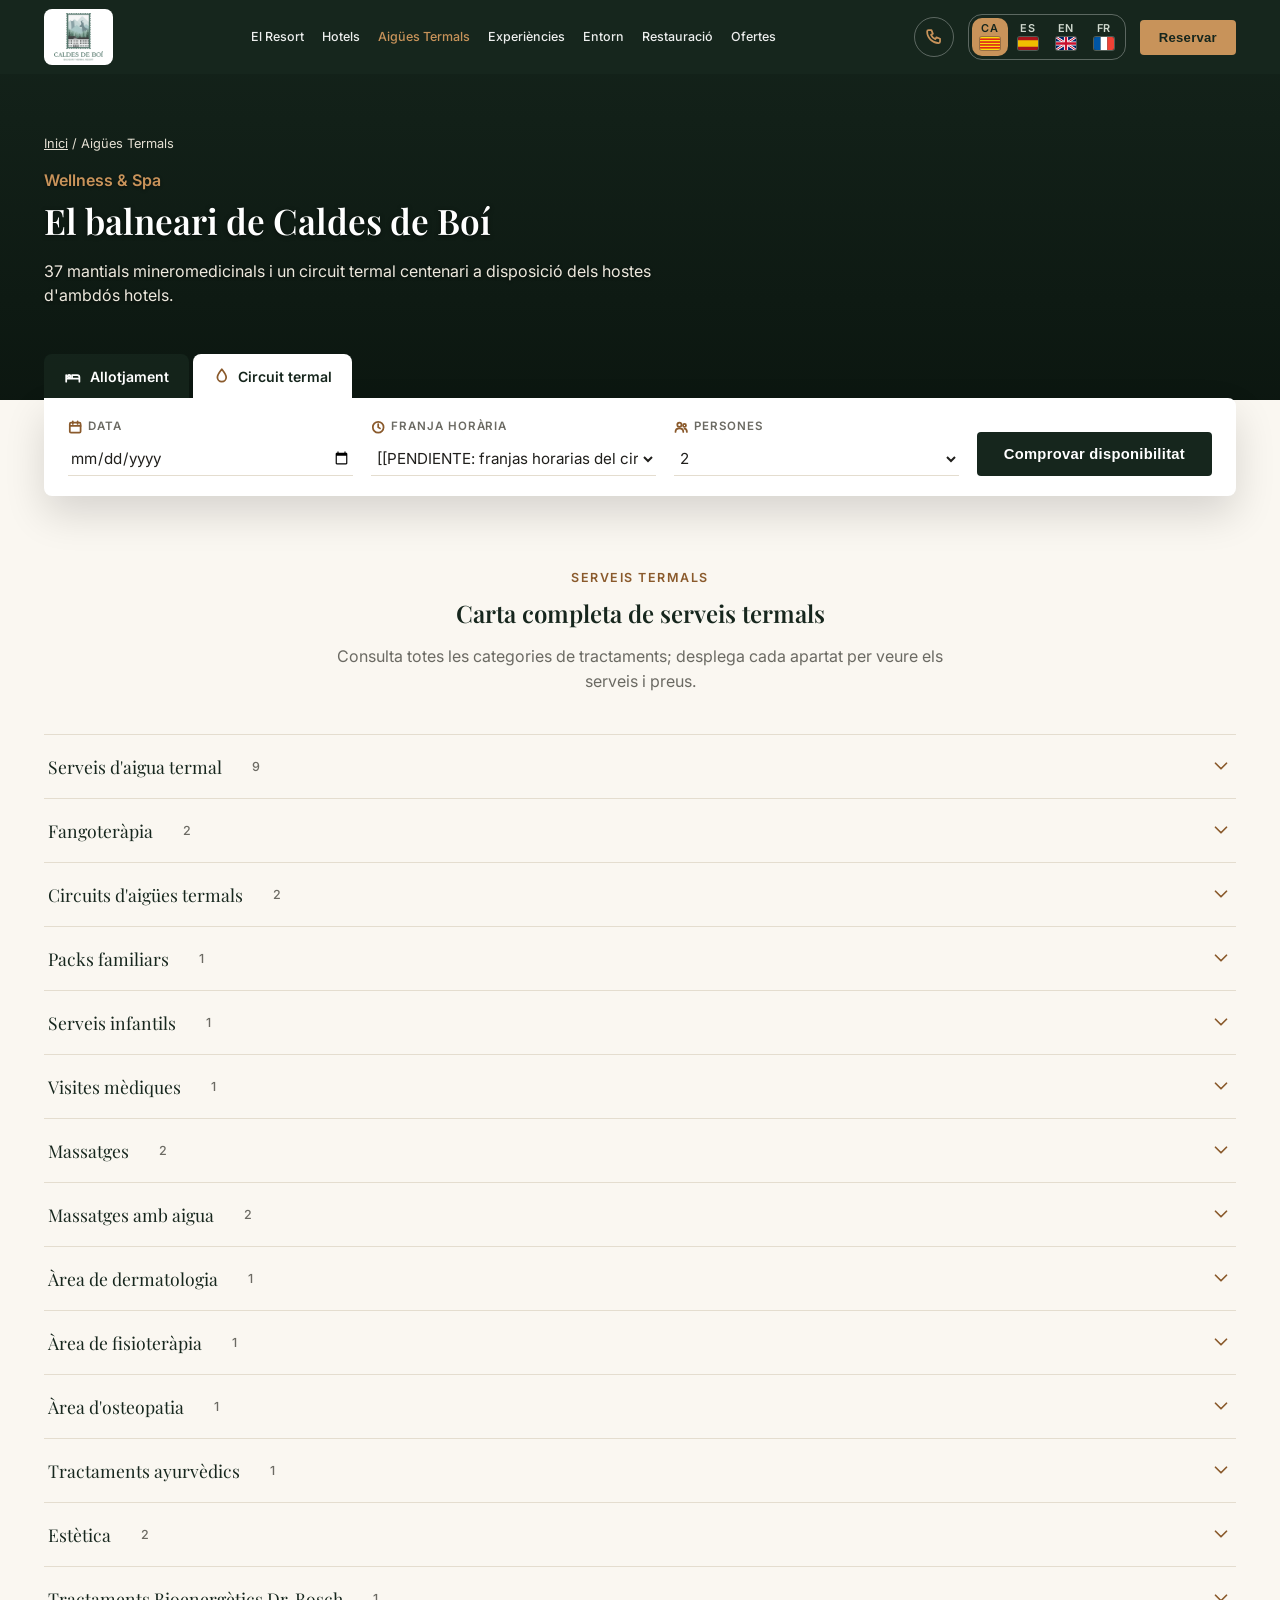
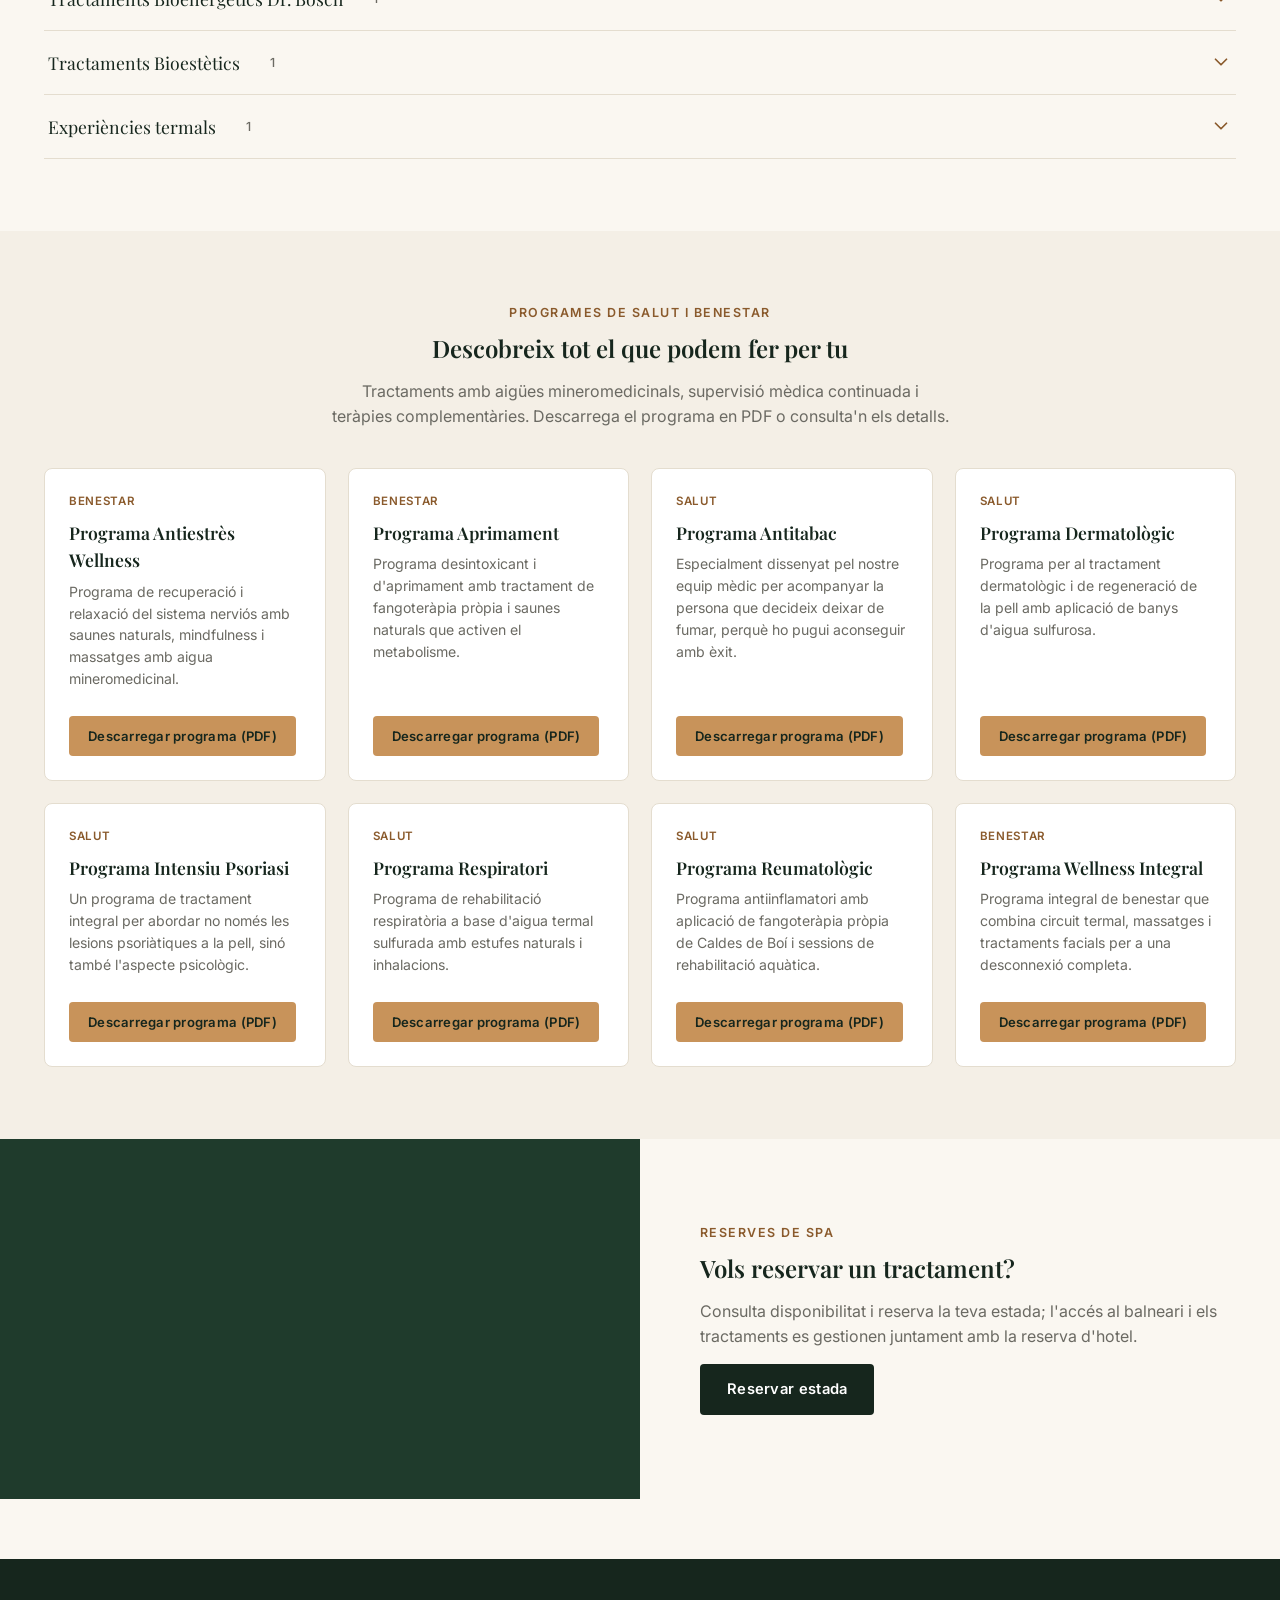
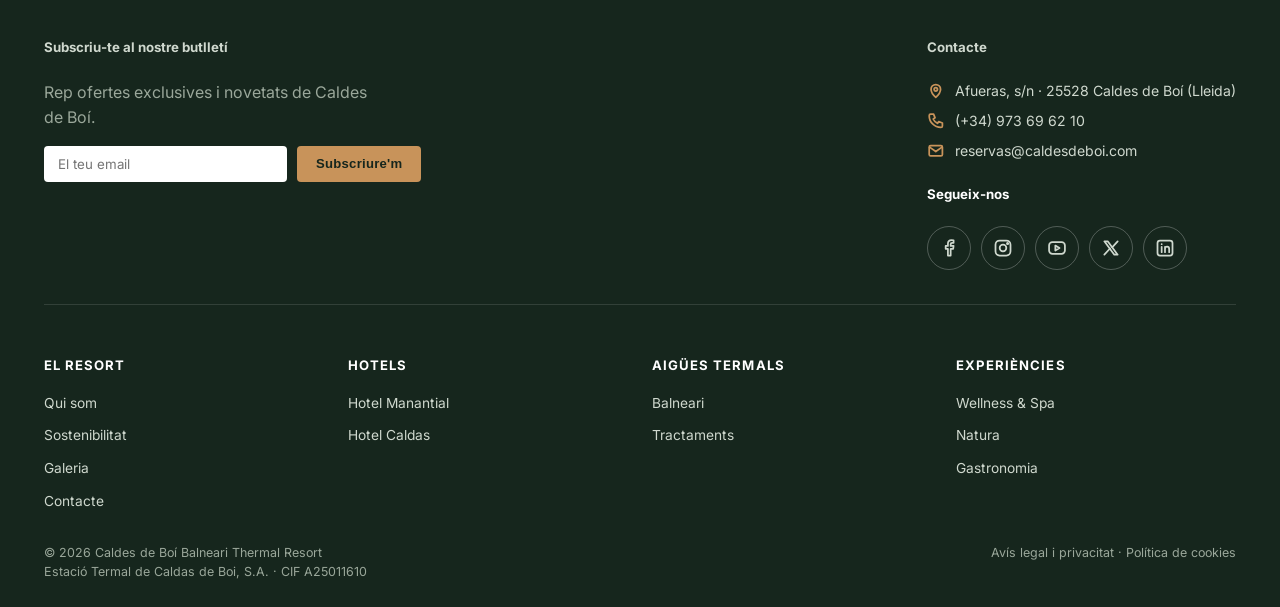
<file: balneario.html>
<!DOCTYPE html>
<html lang="ca">
<head>
<meta charset="UTF-8" />
<meta name="viewport" content="width=device-width, initial-scale=1.0" />
<title>Balneari · Caldes de Boí</title>
<meta name="description" content="Carta de serveis termals i programes de salut i benestar del balneari de Caldes de Boí. Descarrega els programes en PDF." data-i18n-content="meta_desc_balneario" />
<!-- [[PENDIENTE: dominio definitivo]] — canonical, og:url y og:image apuntan hoy a GitHub Pages -->
<link rel="canonical" href="https://robsmm8.github.io/caldes-de-boi-web/balneario.html" />
<link rel="icon" type="image/png" sizes="48x48" href="assets/img/favicon-48.png" />
<link rel="apple-touch-icon" href="assets/img/apple-touch-icon.png" />
<meta property="og:type" content="website" />
<meta property="og:site_name" content="Caldes de Boí Balneari Thermal Resort" />
<meta property="og:locale" content="ca_ES" />
<meta property="og:title" content="Balneari · Caldes de Boí" />
<meta property="og:description" content="Carta de serveis termals i programes de salut i benestar del balneari de Caldes de Boí. Descarrega els programes en PDF." data-i18n-content="meta_desc_balneario" />
<meta property="og:url" content="https://robsmm8.github.io/caldes-de-boi-web/balneario.html" />
<meta property="og:image" content="https://robsmm8.github.io/caldes-de-boi-web/assets/img/hero-manantial-aerea.jpg" />
<meta name="twitter:card" content="summary_large_image" />
<link rel="preconnect" href="https://fonts.googleapis.com" />
<link rel="preconnect" href="https://fonts.gstatic.com" crossorigin />
<link rel="stylesheet" href="https://fonts.googleapis.com/css2?family=Playfair+Display:wght@500;600;700&family=Inter:wght@400;500;600&display=swap" />
<link rel="stylesheet" href="css/style.css" />
</head>
<body data-page="balneario">

<a href="#main" class="skip-link" data-i18n="skip_link">Saltar al contingut</a>

<noscript><p class="noscript-msg">Aquesta web necessita JavaScript per mostrar el contingut (cercador, idiomes, cartes). Activa'l al teu navegador per continuar.</p></noscript>

<header class="site-header" id="site-header"></header>

<main id="main">

<section class="hero page-hero hero-fallback" data-img-key="spaBanner">
  <div class="container hero-inner">
    <div class="breadcrumb"><a href="index.html" data-i18n="breadcrumb_inicio">Inici</a> / <span data-i18n="nav_termal">Aigües Termals</span></div>
    <span class="lede" data-i18n="balneario_hero_lede">Wellness &amp; Spa</span>
    <h1 data-i18n="balneario_hero_title">El balneari de Caldes de Boí</h1>
    <p class="desc" data-i18n="balneario_hero_desc">37 mantials mineromedicinals i un circuit termal centenari a disposició dels hostes d'ambdós hotels.</p>
  </div>
</section>

<div class="booking-panel container" id="reservar" data-booking-widget data-mode="spa"></div>

<section class="section" id="servicios">
  <div class="container">
    <div class="section-head">
      <span class="eyebrow" data-i18n="balneario_servicios_eyebrow">Serveis termals</span>
      <h2 data-i18n="balneario_servicios_title">Carta completa de serveis termals</h2>
      <p data-i18n="balneario_servicios_desc">Consulta totes les categories de tractaments; desplega cada apartat per veure els serveis i preus.</p>
    </div>
    <div class="spa-accordion" id="spa-accordion"></div>
  </div>
</section>

<section class="section section-alt" id="programas">
  <div class="container">
    <div class="section-head">
      <span class="eyebrow" data-i18n="balneario_programas_eyebrow">Programes de salut i benestar</span>
      <h2 data-i18n="balneario_programas_title">Descobreix tot el que podem fer per tu</h2>
      <p data-i18n="balneario_programas_desc">Tractaments amb aigües mineromedicinals, supervisió mèdica continuada i teràpies complementàries. Descarrega el programa en PDF o consulta'n els detalls.</p>
    </div>
    <div class="programs-grid" id="programs-grid"></div>
  </div>
</section>

<section class="split-banner light">
  <div class="img" data-img-key="spaInterior"></div>
  <div class="copy">
    <span class="eyebrow" data-i18n="balneario_reserva_eyebrow">Reserves de spa</span>
    <h2 data-i18n="balneario_reserva_title">Vols reservar un tractament?</h2>
    <p data-i18n="balneario_reserva_desc">Consulta disponibilitat i reserva la teva estada; l'accés al balneari i els tractaments es gestionen juntament amb la reserva d'hotel.</p>
    <a href="index.html#hoteles" class="btn btn-dark btn-start" data-i18n="btn_reservar_estancia">Reservar estada</a>
  </div>
</section>

</main>

<footer class="site-footer" id="site-footer"></footer>

<script src="js/config.js"></script>
<script src="js/i18n.js"></script>
<script src="js/icons.js"></script>
<script src="js/booking-widget.js"></script>
<script src="js/guest-picker.js"></script>
<script src="js/main.js"></script>
<script>
  function renderSpaAccordion() {
    const t = UI_STRINGS[getLang()] || UI_STRINGS.ca;
    const accordion = document.getElementById("spa-accordion");
    // Conserva qué paneles estaban abiertos al volver a pintar (p. ej. tras
    // cambiar de idioma), para no cerrarlos de golpe.
    const openSlugs = new Set(
      [...accordion.querySelectorAll(".spa-accordion-item.open")].map((el) => el.dataset.slug)
    );
    accordion.innerHTML = SPA_CATEGORIES.map((cat) => `
      <div class="spa-accordion-item${openSlugs.has(cat.slug) ? " open" : ""}" data-slug="${cat.slug}">
        <button type="button" class="spa-accordion-header" aria-expanded="${openSlugs.has(cat.slug)}" aria-controls="panel-${cat.slug}">
          <span>${tr(cat.name)}</span>
          <span class="count">${cat.items.length}</span>
          ${icon("chevron", "chevron")}
        </button>
        <div class="spa-accordion-panel" id="panel-${cat.slug}">
          ${cat.items.map((item) => `
            <div class="service-row">
              <div class="name">${tr(item.name)}</div>
              <div class="meta">
                <span class="price">${item.price}${item.priceApprox ? ` <span class="price-approx">(${t.approx_label})</span>` : ""}</span>
                <span class="duration">${item.duration}</span>
              </div>
            </div>`).join("")}
        </div>
      </div>`).join("");

    accordion.querySelectorAll(".spa-accordion-header").forEach((btn) => {
      btn.addEventListener("click", () => {
        const item = btn.closest(".spa-accordion-item");
        const isOpen = item.classList.toggle("open");
        btn.setAttribute("aria-expanded", String(isOpen));
      });
    });

    // Si venimos de un enlace tipo balneario.html#servicios o de un slug
    // concreto de categoría, abrimos y hacemos scroll a esa sección.
    if (location.hash && location.hash.length > 1) {
      const target = document.getElementById(location.hash.slice(1)) ||
        accordion.querySelector(`[data-slug="${location.hash.slice(1)}"]`);
      if (target && target.classList.contains("spa-accordion-item")) {
        target.classList.add("open");
        target.querySelector(".spa-accordion-header").setAttribute("aria-expanded", "true");
      }
    }
  }

  function renderPrograms() {
    const t = UI_STRINGS[getLang()] || UI_STRINGS.ca;
    const catLabels = { salud: t.cat_salud, bienestar: t.cat_bienestar, belleza: t.cat_belleza };
    document.getElementById("programs-grid").innerHTML = HEALTH_PROGRAMS.map((p) => `
      <div class="program-card">
        <span class="cat-tag">${catLabels[p.category] || p.category}</span>
        <h3>${tr(p.name)}</h3>
        <p>${tr(p.description)}</p>
        <a class="btn btn-primary btn-sm" href="${p.pdf}" target="_blank" rel="noopener">${t.btn_descargar_programa}<span class="sr-only"> — ${tr(p.name)} (${t.opens_new_tab})</span></a>
      </div>`).join("");
  }

  function renderBalneario() {
    renderSpaAccordion();
    renderPrograms();
  }
  window.rerenderDynamicContent = renderBalneario;
  document.addEventListener("DOMContentLoaded", renderBalneario);
</script>
</body>
</html>
</file>
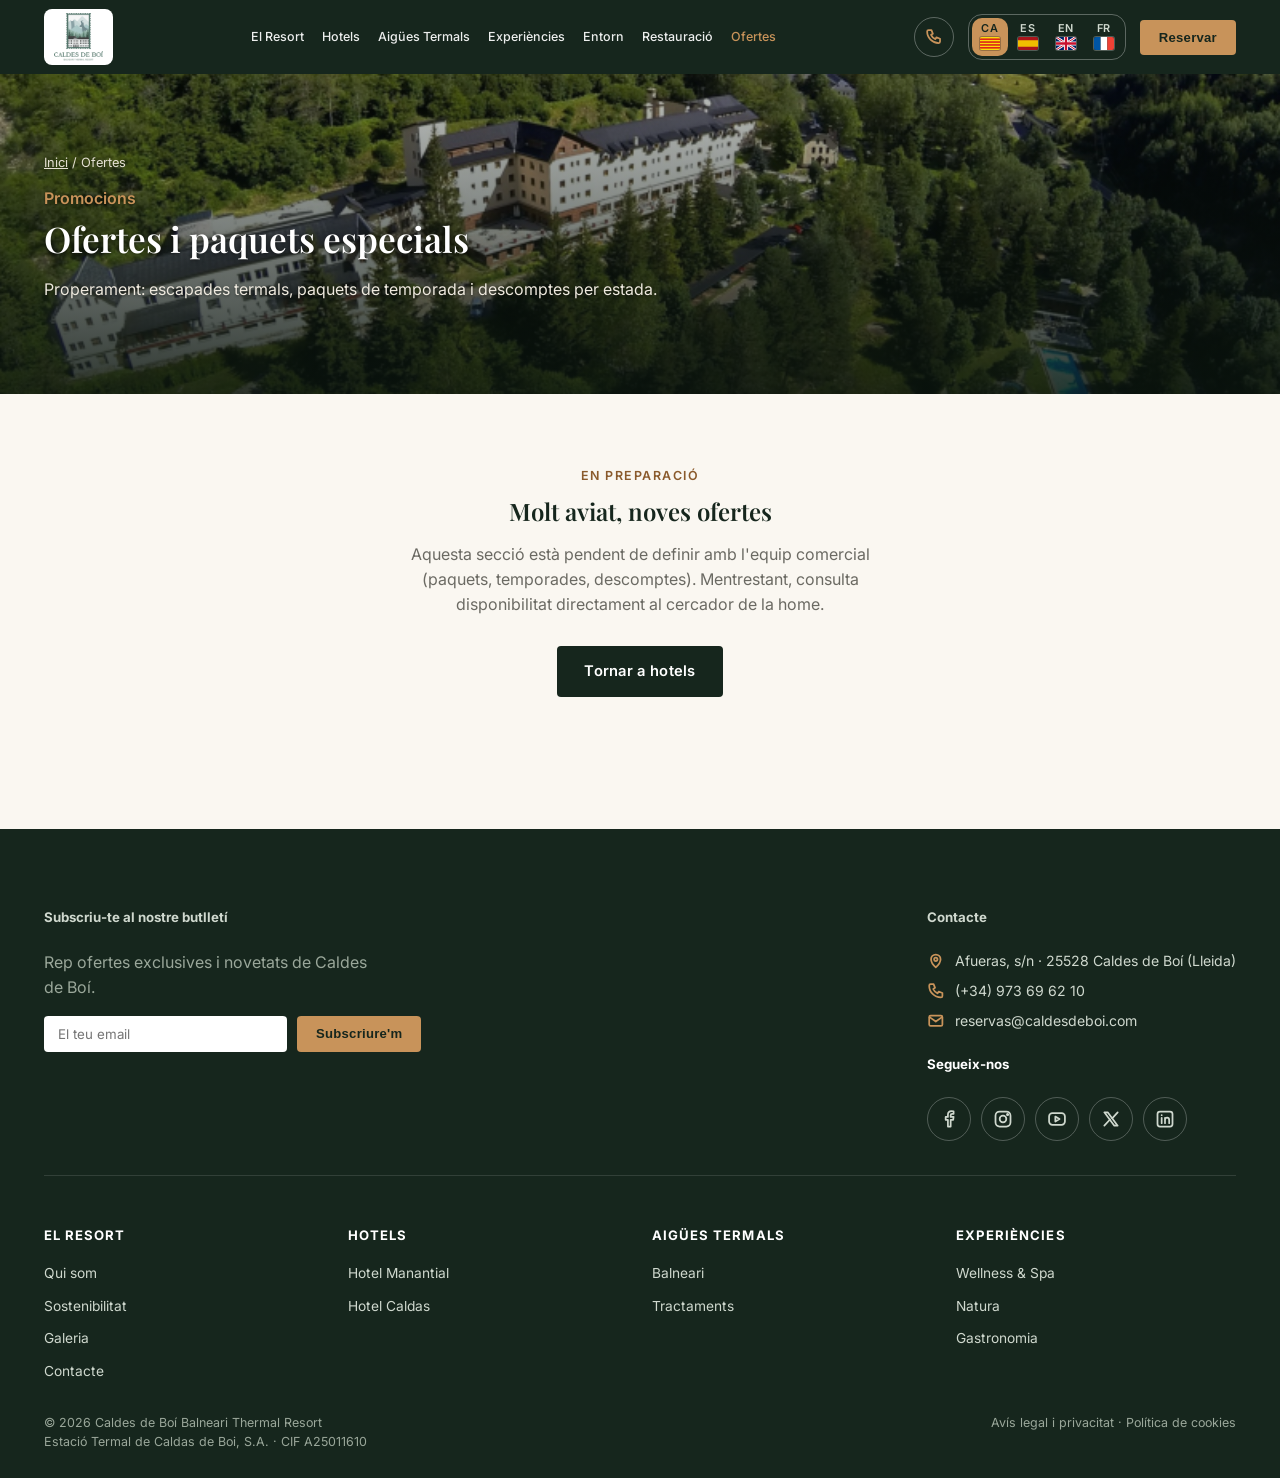
<file: ofertas.html>
<!DOCTYPE html>
<html lang="ca">
<head>
<meta charset="UTF-8" />
<meta name="viewport" content="width=device-width, initial-scale=1.0" />
<title>Ofertes · Caldes de Boí</title>
<meta name="description" content="Ofertes i paquets especials de Caldes de Boí: escapades termals, paquets de temporada i descomptes per estada (properament)." data-i18n-content="meta_desc_ofertas" />
<!-- [[PENDIENTE: dominio definitivo]] — canonical, og:url y og:image apuntan hoy a GitHub Pages -->
<link rel="canonical" href="https://robsmm8.github.io/caldes-de-boi-web/ofertas.html" />
<link rel="icon" type="image/png" sizes="48x48" href="assets/img/favicon-48.png" />
<link rel="apple-touch-icon" href="assets/img/apple-touch-icon.png" />
<meta property="og:type" content="website" />
<meta property="og:site_name" content="Caldes de Boí Balneari Thermal Resort" />
<meta property="og:locale" content="ca_ES" />
<meta property="og:title" content="Ofertes · Caldes de Boí" />
<meta property="og:description" content="Ofertes i paquets especials de Caldes de Boí: escapades termals, paquets de temporada i descomptes per estada (properament)." data-i18n-content="meta_desc_ofertas" />
<meta property="og:url" content="https://robsmm8.github.io/caldes-de-boi-web/ofertas.html" />
<meta property="og:image" content="https://robsmm8.github.io/caldes-de-boi-web/assets/img/hero-manantial-aerea.jpg" />
<meta name="twitter:card" content="summary_large_image" />
<link rel="preconnect" href="https://fonts.googleapis.com" />
<link rel="preconnect" href="https://fonts.gstatic.com" crossorigin />
<link rel="stylesheet" href="https://fonts.googleapis.com/css2?family=Playfair+Display:wght@500;600;700&family=Inter:wght@400;500;600&display=swap" />
<link rel="stylesheet" href="css/style.css" />
</head>
<body data-page="ofertas">

<a href="#main" class="skip-link" data-i18n="skip_link">Saltar al contingut</a>

<noscript><p class="noscript-msg">Aquesta web necessita JavaScript per mostrar el contingut (cercador, idiomes, cartes). Activa'l al teu navegador per continuar.</p></noscript>

<header class="site-header" id="site-header"></header>

<main id="main">

<section class="hero page-hero hero-fallback" data-img-key="heroHome">
  <div class="container hero-inner">
    <div class="breadcrumb"><a href="index.html" data-i18n="breadcrumb_inicio">Inici</a> / <span data-i18n="nav_ofertas">Ofertes</span></div>
    <span class="lede" data-i18n="ofertas_hero_lede">Promocions</span>
    <h1 data-i18n="ofertas_hero_title">Ofertes i paquets especials</h1>
    <p class="desc" data-i18n="ofertas_hero_desc">Properament: escapades termals, paquets de temporada i descomptes per estada.</p>
  </div>
</section>

<section class="section center">
  <div class="container">
    <span class="eyebrow" data-i18n="ofertas_eyebrow">En preparació</span>
    <h2 data-i18n="ofertas_title">Molt aviat, noves ofertes</h2>
    <p class="lead-narrow" data-i18n="ofertas_desc">Aquesta secció està pendent de definir amb l'equip comercial (paquets, temporades, descomptes). Mentrestant, consulta disponibilitat directament al cercador de la home.</p>
    <a href="index.html#hoteles" class="btn btn-dark" data-i18n="btn_volver_hoteles">Tornar a hotels</a>
  </div>
</section>

</main>

<footer class="site-footer" id="site-footer"></footer>

<script src="js/config.js"></script>
<script src="js/i18n.js"></script>
<script src="js/icons.js"></script>
<script src="js/main.js"></script>
</body>
</html>
</file>
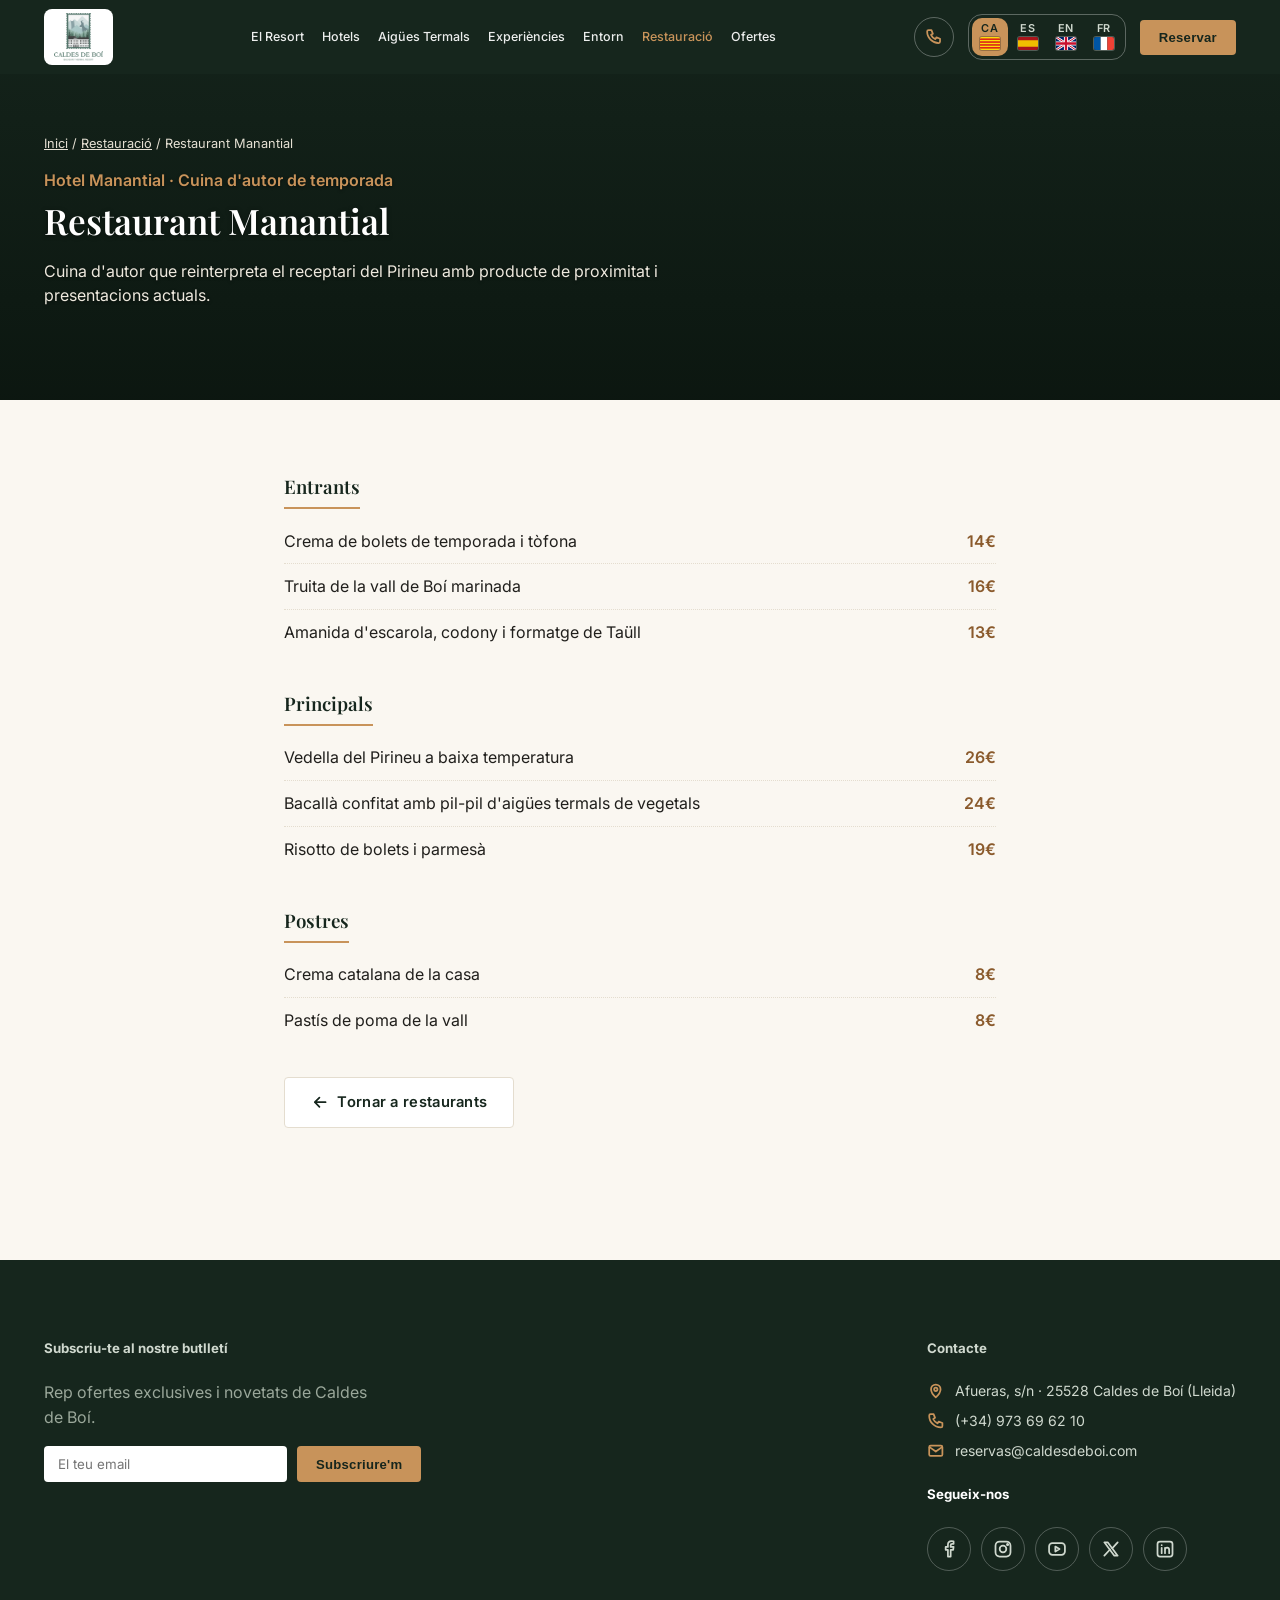
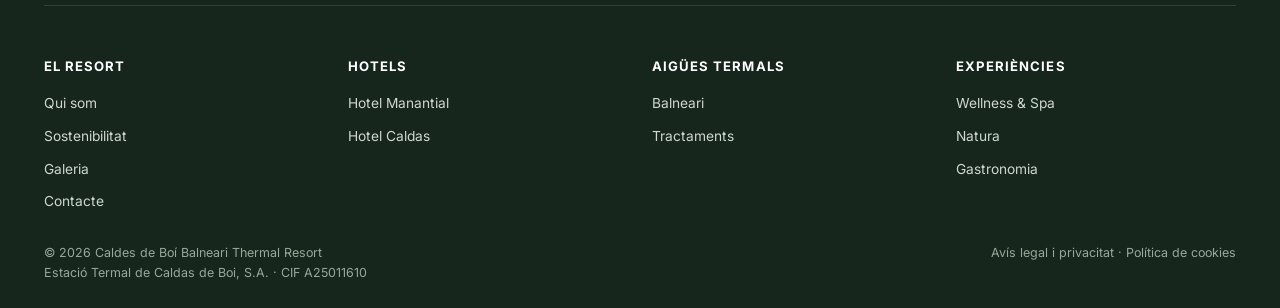
<file: restaurantes/restaurante.html>
<!DOCTYPE html>
<html lang="ca">
<head>
<meta charset="UTF-8" />
<meta name="viewport" content="width=device-width, initial-scale=1.0" />
<title>Carta · Caldes de Boí</title>
<meta name="description" content="Carta dels restaurants i bars de Caldes de Boí: Restaurant Manantial, Bar del Manantial, Restaurant Caldas i Club Piscina." data-i18n-content="meta_desc_restauracion" />
<!-- [[PENDIENTE: dominio definitivo]] — el canonical se ajusta por restaurante en el script de esta página (?r=...) -->
<link rel="canonical" id="canonical-link" href="https://robsmm8.github.io/caldes-de-boi-web/restaurantes/restaurante.html" />
<link rel="icon" type="image/png" sizes="48x48" href="../assets/img/favicon-48.png" />
<link rel="apple-touch-icon" href="../assets/img/apple-touch-icon.png" />
<meta property="og:type" content="website" />
<meta property="og:site_name" content="Caldes de Boí Balneari Thermal Resort" />
<meta property="og:locale" content="ca_ES" />
<meta property="og:title" content="Carta · Caldes de Boí" />
<meta property="og:description" content="Carta dels restaurants i bars de Caldes de Boí: Restaurant Manantial, Bar del Manantial, Restaurant Caldas i Club Piscina." data-i18n-content="meta_desc_restauracion" />
<meta property="og:url" id="og-url" content="https://robsmm8.github.io/caldes-de-boi-web/restaurantes/restaurante.html" />
<meta property="og:image" content="https://robsmm8.github.io/caldes-de-boi-web/assets/img/hero-manantial-aerea.jpg" />
<meta name="twitter:card" content="summary_large_image" />
<link rel="preconnect" href="https://fonts.googleapis.com" />
<link rel="preconnect" href="https://fonts.gstatic.com" crossorigin />
<link rel="stylesheet" href="https://fonts.googleapis.com/css2?family=Playfair+Display:wght@500;600;700&family=Inter:wght@400;500;600&display=swap" />
<link rel="stylesheet" href="../css/style.css" />
</head>
<body data-page="restauracion">

<a href="#main" class="skip-link" data-i18n="skip_link">Saltar al contingut</a>

<noscript><p class="noscript-msg">Aquesta web necessita JavaScript per mostrar el contingut (cercador, idiomes, cartes). Activa'l al teu navegador per continuar.</p></noscript>

<header class="site-header" id="site-header"></header>

<main id="main">

<section class="hero page-hero hero-fallback" data-img-key="experienceGastronomy" id="rest-hero">
  <div class="container hero-inner">
    <div class="breadcrumb"><a href="../index.html" data-i18n="breadcrumb_inicio">Inici</a> / <a href="../restauracion.html" data-i18n="nav_restauracion">Restauració</a> / <span id="rest-name-crumb"></span></div>
    <span class="lede" id="rest-tag"></span>
    <h1 id="rest-name"></h1>
    <p class="desc" id="rest-desc"></p>
  </div>
</section>

<section class="section">
  <div class="container container-narrow">
    <div id="rest-menu"></div>
    <a href="../restauracion.html" class="btn btn-light"><svg class="icon icon-flip" aria-hidden="true" focusable="false"><use href="#i-arrow"></use></svg> <span data-i18n="btn_volver_restaurantes">Tornar a restaurants</span></a>
  </div>
</section>

</main>

<footer class="site-footer" id="site-footer"></footer>

<script>window.SITE_BASE = "../";</script>
<script src="../js/config.js"></script>
<script src="../js/i18n.js"></script>
<script src="../js/icons.js"></script>
<script src="../js/main.js"></script>
<script>
  function renderRestaurantDetail() {
    const slug = new URLSearchParams(window.location.search).get("r");
    const restaurant = RESTAURANTS.find((r) => r.slug === slug) || RESTAURANTS[0];

    document.title = `${tr(restaurant.name)} · Caldes de Boí`;
    document.getElementById("rest-name").textContent = tr(restaurant.name);
    document.getElementById("rest-name-crumb").textContent = tr(restaurant.name);
    document.getElementById("rest-tag").textContent = `${tr(restaurant.hotel)} · ${tr(restaurant.style)}`;
    document.getElementById("rest-desc").textContent = tr(restaurant.description);
    document.getElementById("rest-hero").setAttribute("data-img-key", restaurant.image);

    // SEO por restaurante: canonical, og:url y descripción propios.
    const pageUrl = `https://robsmm8.github.io/caldes-de-boi-web/restaurantes/restaurante.html?r=${restaurant.slug}`;
    document.getElementById("canonical-link").setAttribute("href", pageUrl);
    document.getElementById("og-url").setAttribute("content", pageUrl);
    document.querySelector('meta[property="og:title"]').setAttribute("content", document.title);
    document.querySelectorAll('meta[name="description"], meta[property="og:description"]').forEach((m) => {
      m.removeAttribute("data-i18n-content"); // la descripción es la del propio restaurante
      m.setAttribute("content", tr(restaurant.description));
    });

    document.getElementById("rest-menu").innerHTML = restaurant.menu
      .map(
        (section) => `
        <div class="menu-section">
          <h2>${tr(section.section)}</h2>
          ${section.items
            .map(
              (item) => `
            <div class="menu-item">
              <span>${tr(item.name)}</span>
              <span class="price">${item.price}</span>
            </div>`
            )
            .join("")}
        </div>`
      )
      .join("");

    applyImages();
  }
  window.rerenderDynamicContent = renderRestaurantDetail;
  document.addEventListener("DOMContentLoaded", renderRestaurantDetail);
</script>
</body>
</html>
</file>
<file: css/style.css>
/* Las tipografías (Playfair Display + Inter) se cargan con <link> en el <head> de cada página. */

:root {
  --green-dark: #16261d;
  --green: #1f3b2c;
  --green-soft: #2c4a37;
  --cream: #f4efe6;
  --cream-soft: #faf7f1;
  --white: #ffffff;
  --amber: #c8935a;
  --amber-dark: #bb8752; /* uso exclusivo: fondo hover de .btn-primary (con texto oscuro, ratio ~5:1) */
  --accent-text: #8a5a2c; /* texto/acentos en color sobre fondos claros (ratio >=4.5:1, AA) */
  --danger: #9b1c1c;
  --danger-bg: #fdecec;
  --text: #201f1c;
  --text-light: #6b6a63;
  --border: #e4ddcf;
  --radius: 4px;
  --maxw: 1240px;
  font-size: 16px;
}

* { box-sizing: border-box; }
[hidden] { display: none !important; }

/* Utilidades de accesibilidad */
.sr-only {
  position: absolute; width: 1px; height: 1px; padding: 0; margin: -1px;
  overflow: hidden; clip: rect(0,0,0,0); white-space: nowrap; border: 0;
}
.skip-link {
  position: absolute; top: -100px; left: 12px; z-index: 300;
  background: var(--green-dark); color: var(--white);
  padding: 10px 18px; border-radius: 0 0 6px 6px;
  font-weight: 600; font-size: .88rem; transition: top .15s ease;
}
.skip-link:focus { top: 0; }

/* Foco visible: verde oscuro sobre fondos claros, ámbar sobre fondos oscuros */
:focus-visible { outline: 3px solid var(--green); outline-offset: 2px; }
.site-header :focus-visible, .site-footer :focus-visible, .hero :focus-visible,
.split-banner.dark :focus-visible, .hotel-card:focus-visible { outline-color: var(--amber); }

html, body { margin: 0; padding: 0; }
body {
  font-family: 'Inter', sans-serif;
  color: var(--text);
  background: var(--cream-soft);
  line-height: 1.55;
}
h1, h2, h3, h4 {
  font-family: 'Playfair Display', serif;
  font-weight: 600;
  margin: 0 0 .5em;
  color: var(--green-dark);
}
p { margin: 0 0 1em; color: var(--text-light); }
a { color: inherit; text-decoration: none; }
img { max-width: 100%; height: auto; display: block; }
.container { max-width: var(--maxw); margin: 0 auto; padding: 0 24px; }
.section { padding: 72px 0; }
.section-tight { padding: 48px 0; }
.section-alt { background: var(--cream); }
.section-flush-top { padding-top: 0; }
.eyebrow {
  text-transform: uppercase;
  letter-spacing: .12em;
  font-size: .78rem;
  font-weight: 600;
  color: var(--accent-text);
  margin-bottom: .6em;
  display: block;
}
.center { text-align: center; }
.lead-narrow { max-width: 520px; margin: 0 auto 30px; }
.container-narrow { max-width: 760px; }
.note-small { font-size: .78rem; color: var(--text-light); }
.img-rounded { border-radius: 6px; width: 100%; }

/* Iconos SVG (ver js/icons.js): un único tamaño base y grosor de trazo constante */
.icon {
  width: 1.25em; height: 1.25em; flex: none;
  fill: none; stroke: currentColor; stroke-width: 1.75; stroke-linecap: round; stroke-linejoin: round;
  vertical-align: -0.25em;
}
.icon-lg { width: 1.7rem; height: 1.7rem; }
.icon-xl { width: 2rem; height: 2rem; }
.icon-flip { transform: scaleX(-1); }
.icon-sprite { position: absolute; width: 0; height: 0; overflow: hidden; }

/* Datos pendientes de aportar: [[PENDIENTE: ...]] (ver markPending en js/main.js) */
.pending-mark {
  background: #fff3a3; color: #4a3a00; font-weight: 600; font-style: normal;
  padding: 0 .3em; border-radius: 3px; outline: 1px dashed #b8860b;
  box-decoration-break: clone; -webkit-box-decoration-break: clone;
}

.noscript-msg { margin: 0; padding: 14px 24px; background: var(--danger-bg); color: var(--danger); font-weight: 600; text-align: center; }

/* Buttons */
.btn {
  display: inline-flex;
  align-items: center;
  justify-content: center;
  gap: 8px;
  padding: 13px 26px;
  border-radius: var(--radius);
  font-weight: 600;
  font-size: .92rem;
  border: 1px solid transparent;
  cursor: pointer;
  transition: background .15s ease, color .15s ease, border-color .15s ease;
  letter-spacing: .02em;
}
.btn-primary { background: var(--amber); color: var(--green-dark); } /* texto oscuro: blanco sobre amber da ~2.7:1, insuficiente (WCAG 1.4.3) */
.btn-primary:hover { background: var(--amber-dark); }
.btn-outline { background: transparent; border-color: rgba(255,255,255,.6); color: var(--white); }
.btn-outline:hover { background: rgba(255,255,255,.12); }
.btn-dark { background: var(--green-dark); color: var(--white); }
.btn-dark:hover { background: var(--green); }
.btn-light { background: var(--white); color: var(--green-dark); border-color: var(--border); }
.btn-light:hover { background: var(--cream); }
.btn-sm { padding: 9px 18px; font-size: .82rem; }
.btn-start { align-self: flex-start; }

/* Header */
.site-header {
  background: var(--green-dark);
  color: var(--white);
  position: sticky;
  top: 0;
  z-index: 50;
}
.site-header .container {
  display: flex;
  align-items: center;
  justify-content: space-between;
  gap: 16px;
  height: 74px;
}
.brand { display: flex; align-items: center; flex: none; }
.brand-logo {
  height: 56px; width: auto; display: block;
  background: var(--white); border-radius: 8px; padding: 4px 10px;
}
.main-nav { display: flex; gap: 18px; align-items: center; }
.main-nav a { font-size: .78rem; font-weight: 500; opacity: .92; white-space: nowrap; }
.main-nav a:hover { opacity: 1; }
.main-nav a.is-active { color: var(--amber); opacity: 1; }
.nav-reserve, .nav-phone { display: none; }
.header-actions { display: flex; align-items: center; gap: 14px; }

.header-phone {
  display: inline-flex; align-items: center; gap: 8px; white-space: nowrap;
  font-size: .86rem; font-weight: 600; color: var(--white);
}
.header-phone .icon { color: var(--amber); }
a.header-phone:hover .phone-text { text-decoration: underline; }
.header-phone.is-pending { font-size: .74rem; }

.lang-switch { display: flex; align-items: center; gap: 2px; border: 1px solid rgba(255,255,255,.3); border-radius: 14px; padding: 3px; }
.lang-btn {
  display: flex; flex-direction: column; align-items: center; gap: 3px;
  background: none; border: none; cursor: pointer; color: #cfd8ce;
  font-family: inherit; font-size: .68rem; font-weight: 600; letter-spacing: .03em; line-height: 1;
  padding: 5px 8px 6px; border-radius: 10px; min-width: 36px;
}
.lang-btn:hover { color: var(--white); background: rgba(255,255,255,.08); }
.lang-btn.active { background: var(--amber); color: var(--green-dark); }
.lang-menu { display: flex; gap: 2px; }
.lang-toggle, .lang-name { display: none; }
.lang-flag { width: 20px; height: 13px; border-radius: 2px; box-shadow: 0 0 0 1px rgba(0,0,0,.25); }
.lang-btn:not(.active) .lang-flag { box-shadow: 0 0 0 1px rgba(255,255,255,.25); }
.nav-toggle {
  display: none; background: none; border: none; color: var(--white); cursor: pointer;
  min-width: 44px; min-height: 44px; align-items: center; justify-content: center;
}
.nav-toggle .icon { width: 1.6rem; height: 1.6rem; }

/* Hero */
.hero {
  position: relative;
  min-height: 560px;
  display: flex;
  align-items: flex-end;
  color: var(--white);
  background-color: var(--green-dark); /* respaldo si falla el JS o la imagen */
  background-size: cover;
  background-position: center;
}
/* Portada: imagen también desde CSS, para que no dependa del JS (config.js la puede cambiar). */
.hero-home { background-image: url("../assets/img/hero-manantial-aerea.jpg"); }
.hero::after {
  content: "";
  position: absolute; inset: 0;
  background: linear-gradient(180deg, rgba(10,20,14,.25) 0%, rgba(10,20,14,.85) 100%);
}
.hero-video-el { position: absolute; inset: 0; width: 100%; height: 100%; object-fit: cover; }
/* El texto se alinea con el resto de la página (mismo borde que el buscador) y
   nunca pega al borde de la pantalla: el .container conserva su padding lateral. */
.hero .hero-inner { position: relative; z-index: 1; width: 100%; padding-top: 60px; padding-bottom: 76px; }
.hero-inner > * { max-width: 640px; }
.hero h1 { color: var(--white); font-size: 2.6rem; line-height: 1.15; text-shadow: 0 1px 4px rgba(0,0,0,.5); }
.hero .lede { display: block; color: var(--amber); font-weight: 600; margin-bottom: .5em; text-shadow: 0 1px 3px rgba(0,0,0,.6); }
.hero .desc { color: #eee9de; text-shadow: 0 1px 3px rgba(0,0,0,.5); }
.hero-cta { display: flex; gap: 14px; margin-top: 1.4em; flex-wrap: wrap; max-width: none; }

/* Buscador de disponibilidad (js/booking-widget.js) */
.booking-panel { position: relative; z-index: 2; margin: -46px auto 0; }
.bw-tabs { display: flex; gap: 4px; }
.bw-tab {
  display: inline-flex; align-items: center; gap: 8px; min-height: 44px;
  padding: 10px 20px; border: 0; border-radius: 8px 8px 0 0; cursor: pointer;
  background: rgba(22,38,29,.86); color: var(--white);
  font-family: inherit; font-size: .88rem; font-weight: 600;
}
.bw-tab:hover { background: var(--green); }
.bw-tab[aria-selected="true"] { background: var(--white); color: var(--green-dark); }
.bw-tab[aria-selected="true"] .icon { color: var(--accent-text); }
.bw-tab:focus-visible { outline-offset: -3px; outline-color: var(--amber); }
.bw-tab[aria-selected="true"]:focus-visible { outline-color: var(--green); }

.booking-widget {
  margin: 0;
  background: var(--white);
  border-radius: 8px;
  box-shadow: 0 18px 40px rgba(0,0,0,.14);
  padding: 20px 24px;
  display: flex;
  gap: 18px;
  flex-wrap: wrap;
  align-items: flex-end;
}
.booking-panel.has-tabs .booking-widget { border-top-left-radius: 0; }
.bw-field { flex: 1 1 150px; min-width: 140px; }
.bw-field label {
  display: flex; align-items: center; gap: 6px;
  font-size: .72rem; text-transform: uppercase; letter-spacing: .08em;
  color: var(--text-light); margin-bottom: 6px; font-weight: 600;
}
.bw-field label .icon { color: var(--accent-text); }
.bw-field select, .bw-field input {
  width: 100%; border: none; border-bottom: 1px solid var(--border);
  padding: 6px 2px; font-family: inherit; font-size: .95rem; background: transparent;
  color: var(--text);
}
.bw-field select:focus, .bw-field input:focus { outline: 2px solid var(--green-dark); outline-offset: 2px; border-color: var(--amber); }
.bw-field [aria-invalid="true"] { border-bottom-color: var(--danger); }
.bw-submit { flex: 0 0 auto; }
.bw-room-note {
  flex-basis: 100%; margin: 0; padding: 8px 12px; background: var(--cream);
  border-radius: 4px; font-size: .84rem; color: var(--accent-text); font-weight: 600;
}
.bw-message { flex-basis: 100%; margin: 0; font-size: .88rem; font-weight: 600; }
.bw-message:empty { display: none; }
.bw-message.is-error { color: var(--danger); background: var(--danger-bg); padding: 8px 12px; border-radius: 4px; }
.bw-meta {
  display: flex; flex-wrap: wrap; gap: 6px 26px; margin-top: 12px; padding: 0 4px;
  font-size: .82rem; color: var(--text-light);
}
.bw-meta-item { display: inline-flex; align-items: center; gap: 6px; }
.bw-meta-item .icon { color: var(--accent-text); }
.bw-best-price { color: var(--accent-text); font-weight: 600; }

/* Selector de huéspedes (adultos / niños / habitaciones / mascotas) */
.guest-picker { position: relative; }
.guest-picker-trigger {
  width: 100%; text-align: left; background: none; border: none; border-bottom: 1px solid var(--border);
  padding: 6px 2px; font-family: inherit; font-size: .95rem; color: var(--text); cursor: pointer;
}
.guest-picker-trigger:focus { outline: 2px solid var(--green-dark); outline-offset: 2px; border-color: var(--amber); }
.guest-picker-panel {
  position: absolute; top: calc(100% + 10px); left: 0; z-index: 20;
  width: 280px; background: var(--white); border-radius: 8px; box-shadow: 0 12px 30px rgba(0,0,0,.18);
  padding: 18px; border: 1px solid var(--border);
}
.gp-row { display: flex; align-items: center; justify-content: space-between; padding: 10px 0; border-bottom: 1px dashed var(--border); }
.gp-row:last-of-type { border-bottom: none; }
.gp-label { font-size: .88rem; color: var(--text); font-weight: 500; }
.gp-label .gp-note { display: block; font-size: .72rem; color: var(--text-light); font-weight: 400; }
.stepper { display: flex; align-items: center; gap: 12px; }
.stepper-btn {
  width: 32px; height: 32px; border-radius: 50%; border: 1px solid var(--border); background: var(--white);
  color: var(--green-dark); cursor: pointer; padding: 0;
  display: flex; align-items: center; justify-content: center;
}
.stepper-btn .icon { width: 1rem; height: 1rem; }
.stepper-btn:hover:not(:disabled) { border-color: var(--amber); color: var(--accent-text); }
.stepper-btn:disabled { opacity: .35; cursor: not-allowed; }
.stepper-count { min-width: 20px; text-align: center; font-weight: 600; font-size: .95rem; }
.gp-apply { margin-top: 14px; width: 100%; }

/* Feature strip */
.feature-strip {
  display: grid; grid-template-columns: repeat(4, 1fr); gap: 24px;
  padding: 56px 0 24px;
}
.feature-item { display: flex; gap: 14px; align-items: flex-start; }
.feature-item .icon { color: var(--accent-text); margin-top: 2px; }
.feature-item h3 { font-size: .92rem; margin-bottom: .2em; }
.feature-item p { font-size: .84rem; margin: 0; }

/* Section heading */
.section-head { max-width: 620px; margin: 0 auto 40px; text-align: center; }
.section-head.left { text-align: left; margin: 0 0 40px; }
.section-head-row { display: flex; justify-content: space-between; align-items: flex-end; max-width: none; gap: 16px; flex-wrap: wrap; }
.section-head-row h2 { margin: 0; }
.link-all { display: inline-flex; align-items: center; gap: 6px; font-size: .82rem; font-weight: 600; color: var(--accent-text); }
.link-all:hover { text-decoration: underline; }

/* Card grid generic */
.grid-2 { display: grid; grid-template-columns: repeat(2, 1fr); gap: 28px; }
.grid-2.align-center { align-items: center; }
.grid-3 { display: grid; grid-template-columns: repeat(auto-fit, minmax(260px, 1fr)); gap: 24px; }
.grid-5 { display: grid; grid-template-columns: repeat(5, 1fr); gap: 20px; }

/* Precio "des de" (hoteles y paquetes) */
.price-from { font-size: .9rem; font-weight: 600; margin: 0 0 12px; }
.hotel-card .price-from { display: block; color: var(--white); text-shadow: 0 1px 3px rgba(0,0,0,.6); }
.price-from-dark { color: var(--accent-text); }

/* Hotel card */
.hotel-card {
  position: relative; border-radius: 6px; overflow: hidden; height: 420px;
  color: var(--white); display: flex; flex-direction: column; justify-content: flex-end;
  background-color: var(--green); background-size: cover; background-position: center;
}
.hotel-card::after { content:""; position:absolute; inset:0; background: linear-gradient(180deg, rgba(0,0,0,0) 40%, rgba(0,0,0,.75) 100%); }
.hotel-card .body { position: relative; z-index: 1; padding: 26px; }
.hotel-card h3 { color: var(--white); font-size: 1.5rem; }
.hotel-card p { color: #eee; font-size: .9rem; }
.hotel-card:focus-visible { outline-offset: -4px; }

.hotel-highlights {
  list-style: none; padding: 0; margin: 0 0 1.2em; display: flex; flex-direction: column; gap: 8px;
  color: var(--text-light); font-size: .92rem;
}
.hotel-highlights li { display: flex; gap: 8px; align-items: flex-start; }
.hotel-highlights .icon { color: var(--accent-text); margin-top: 2px; }

/* Paquetes (portada) */
.package-grid { display: grid; grid-template-columns: repeat(auto-fit, minmax(260px, 1fr)); gap: 24px; }
.package-card { border: 1px solid var(--border); border-radius: 6px; overflow: hidden; background: var(--white); display: flex; flex-direction: column; }
.package-card img { aspect-ratio: 3 / 2; width: 100%; object-fit: cover; }
.package-card .body { padding: 20px; flex: 1; display: flex; flex-direction: column; }
.package-card h3 { font-size: 1.1rem; }
.package-card p { font-size: .88rem; }
.package-card .price-from { color: var(--accent-text); margin: auto 0 14px; padding-top: .4em; }
.package-card .btn { align-self: flex-start; }

/* Split banner (spa / rooms) */
.split-banner { display: grid; grid-template-columns: 1fr 1fr; align-items: stretch; }
.split-banner .img { background-color: var(--green); background-size: cover; background-position: center; min-height: 360px; }
.split-banner .copy { padding: 60px; display: flex; flex-direction: column; justify-content: center; }
.split-banner.dark .copy { background: var(--green-dark); color: var(--white); }
.split-banner.dark .copy h2, .split-banner.dark .copy p { color: var(--white); }
.split-banner.dark .copy p { color: #cfd8ce; }
.split-banner.dark .amenities { display: flex; flex-wrap: wrap; gap: 14px 22px; margin: 1.2em 0; padding: 0; list-style: none; }
.split-banner.dark .amenities li { font-size: .84rem; color: #e6ebe3; }
.split-banner.light .copy { background: var(--cream-soft); }

/* Experiences */
.exp-icons { display: flex; justify-content: center; gap: 40px; margin-bottom: 36px; flex-wrap: wrap; }
.exp-icons .exp-item { text-align: center; font-size: .8rem; color: var(--text-light); }
.exp-icons .exp-item .ic { margin-bottom: 6px; color: var(--accent-text); }
.exp-photos { display: grid; grid-template-columns: repeat(3, 1fr); gap: 20px; }
.exp-photo { border-radius: 6px; overflow: hidden; background: var(--white); border: 1px solid var(--border); }
.exp-photo img { height: 190px; width: 100%; object-fit: cover; }
.exp-photo .cap { padding: 14px 16px; }
.exp-photo .cap h3 { font-size: .95rem; margin-bottom: .15em; }
.exp-photo .cap p { font-size: .82rem; margin: 0; }

/* Entorno grid on home */
.entorno-grid { display: grid; grid-template-columns: repeat(5, 1fr); gap: 18px; }
.entorno-item img { height: 130px; width: 100%; object-fit: cover; border-radius: 6px; margin-bottom: 10px; }
.entorno-item h3 { font-size: .86rem; margin: 0; }

/* Footer */
.site-footer { background: var(--green-dark); color: #cfd8ce; padding: 56px 0 26px; margin-top: 60px; }
.footer-top { display: flex; justify-content: space-between; gap: 40px; flex-wrap: wrap; padding-bottom: 34px; border-bottom: 1px solid rgba(255,255,255,.12); margin-bottom: 28px; }
.footer-note { color: #9aa79a; max-width: 340px; }
.footer-follow { color: var(--white); }
.footer-newsletter form { display: flex; gap: 10px; margin-top: 12px; flex-wrap: wrap; }
.footer-newsletter input { padding: 10px 14px; border: none; border-radius: var(--radius); min-width: 220px; font-family: inherit; }
.newsletter-msg { margin: 10px 0 0; font-size: .84rem; color: #cfd8ce; }
.newsletter-msg:empty { display: none; }
.footer-cols { display: grid; grid-template-columns: repeat(4, 1fr); gap: 24px; margin-bottom: 30px; }
.footer-cols h5 { color: var(--white); font-size: .82rem; text-transform: uppercase; letter-spacing: .08em; margin-bottom: 14px; }
.footer-cols ul { list-style: none; margin: 0; padding: 0; display: flex; flex-direction: column; gap: 8px; }
.footer-cols a { font-size: .86rem; color: #cfd8ce; }
.footer-cols a:hover { color: var(--white); }
.footer-bottom { display: flex; justify-content: space-between; font-size: .78rem; color: #9aa79a; flex-wrap: wrap; gap: 10px; }
.footer-contact address { font-style: normal; margin-bottom: 22px; }
.footer-contact address p { display: flex; gap: 10px; align-items: flex-start; margin: 0 0 8px; color: #cfd8ce; font-size: .88rem; }
.footer-contact address .icon { color: var(--amber); margin-top: 2px; }
.footer-contact address a:hover { color: var(--white); text-decoration: underline; }
.social { display: flex; gap: 10px; flex-wrap: wrap; }
.social a { width: 44px; height: 44px; border: 1px solid rgba(255,255,255,.25); border-radius: 50%; display: flex; align-items: center; justify-content: center; }
.social a:hover { border-color: var(--amber); color: var(--amber); }

/* Inner page hero (smaller) */
.page-hero { min-height: 320px; }
.page-hero h1 { font-size: 2.2rem; }
.breadcrumb { position: relative; z-index: 1; font-size: .8rem; color: #e5e0d3; margin-bottom: 14px; }
.breadcrumb a { text-decoration: underline; }

/* Lists: spa services, restaurants, entorno detail */
.category-block { margin-bottom: 40px; }
.category-block h3 { font-size: 1.05rem; color: var(--accent-text); border-bottom: 1px solid var(--border); padding-bottom: 10px; margin-bottom: 18px; }
.service-row { display: flex; justify-content: space-between; align-items: baseline; gap: 20px; padding: 14px 0; border-bottom: 1px dashed var(--border); }
.service-row:last-child { border-bottom: none; }
.service-row .name { font-weight: 600; color: var(--text); }
.service-row .desc { font-size: .86rem; margin: 4px 0 0; max-width: 520px; }
.service-row .meta { flex: none; text-align: right; }
.service-row .duration { display: block; color: var(--text-light); font-size: .78rem; }
.service-row .price { display: block; color: var(--accent-text); font-weight: 600; font-size: .92rem; white-space: nowrap; }
.service-row .price-approx { font-size: .68rem; color: var(--text-light); font-weight: 400; }

/* Acordeón — carta de servicios termales */
.spa-accordion { border-top: 1px solid var(--border); }
.spa-accordion-item { border-bottom: 1px solid var(--border); }
.spa-accordion-header {
  width: 100%; display: flex; align-items: center; justify-content: space-between; gap: 16px;
  background: none; border: none; cursor: pointer; text-align: left;
  padding: 20px 4px; font-family: 'Playfair Display', serif; font-size: 1.1rem; color: var(--green-dark);
}
.spa-accordion-header:hover { color: var(--accent-text); }
.spa-accordion-header .count { font-family: 'Inter', sans-serif; font-size: .78rem; font-weight: 500; color: var(--text-light); margin-right: auto; margin-left: 14px; }
.spa-accordion-header .chevron { color: var(--accent-text); transition: transform .2s ease; }
.spa-accordion-item.open .chevron { transform: rotate(180deg); }
.spa-accordion-panel { display: none; padding: 0 4px 20px; }
.spa-accordion-item.open .spa-accordion-panel { display: block; }

/* Programas de salud y bienestar */
.programs-grid { display: grid; grid-template-columns: repeat(auto-fit, minmax(280px, 1fr)); gap: 22px; }
.program-card { background: var(--white); border: 1px solid var(--border); border-radius: 8px; padding: 24px; display: flex; flex-direction: column; }
.program-card .cat-tag { font-size: .72rem; font-weight: 600; text-transform: uppercase; letter-spacing: .06em; color: var(--accent-text); margin-bottom: 8px; }
.program-card h3 { font-size: 1.1rem; margin-bottom: .4em; }
.program-card p { font-size: .88rem; flex: 1; }
.program-card .btn { margin-top: 12px; align-self: flex-start; }

.restaurant-card { border: 1px solid var(--border); border-radius: 6px; overflow: hidden; background: var(--white); display: flex; flex-direction: column; }
.restaurant-card img { height: 200px; width: 100%; object-fit: cover; }
.restaurant-card .body { padding: 20px; flex: 1; display: flex; flex-direction: column; }
.restaurant-card h3 { font-size: 1.15rem; }
.restaurant-card .tag { font-size: .78rem; color: var(--accent-text); font-weight: 600; text-transform: uppercase; letter-spacing: .04em; margin-bottom: 8px; }
.restaurant-card .btn { margin-top: auto; align-self: flex-start; }

.menu-section { margin-bottom: 34px; }
.menu-section h2 { font-size: 1.17rem; border-bottom: 2px solid var(--amber); display: inline-block; padding-bottom: 6px; }
.menu-item { display: flex; justify-content: space-between; gap: 16px; padding: 10px 0; border-bottom: 1px dotted var(--border); }
.menu-item:last-child { border-bottom: none; }
.menu-item .price { color: var(--accent-text); font-weight: 600; white-space: nowrap; }

.entorno-detail { display: grid; grid-template-columns: 320px 1fr; gap: 26px; align-items: start; background: var(--white); border: 1px solid var(--border); border-radius: 6px; overflow: hidden; margin-bottom: 22px; }
.entorno-detail img { height: 100%; min-height: 200px; object-fit: cover; }
.entorno-detail .body { padding: 22px 22px 22px 0; }

/* Booking modal (simulación motor de reservas) */
.modal-overlay { position: fixed; inset: 0; background: rgba(15,20,15,.55); display: none; align-items: center; justify-content: center; z-index: 200; padding: 20px; }
.modal-overlay.open { display: flex; }
.modal-box { background: var(--white); border-radius: 8px; max-width: 480px; width: 100%; padding: 30px; max-height: 100%; overflow-y: auto; }
.modal-box h3 { margin-bottom: .3em; }
.modal-desc { margin-bottom: 0; }
.modal-box .row { display: flex; justify-content: space-between; gap: 16px; font-size: .86rem; padding: 8px 0; border-bottom: 1px dashed var(--border); }
.modal-box .url-box { background: var(--cream); padding: 10px 12px; font-size: .74rem; border-radius: 4px; word-break: break-all; margin: 14px 0; color: var(--text-light); }
.modal-box .modal-actions { display: flex; justify-content: flex-end; gap: 10px; margin-top: 16px; }

/* Rooms */
.room-amenities { display: flex; flex-wrap: wrap; gap: 18px; margin: 1em 0 1.6em; }
.room-amenities > span { font-size: .84rem; color: var(--text-light); display: inline-flex; align-items: center; gap: 6px; }
.room-amenities .icon { color: var(--accent-text); }

/* Modalidades de habitación (páginas de hotel) */
.room-types-grid { display: grid; grid-template-columns: repeat(auto-fit, minmax(280px, 1fr)); gap: 24px; }
.room-type-card { border: 1px solid var(--border); border-radius: 6px; overflow: hidden; background: var(--white); display: flex; flex-direction: column; }
.room-type-card img { height: 200px; width: 100%; object-fit: cover; }
.room-type-card .body { padding: 20px; }
.room-type-card h3 { font-size: 1.1rem; margin-bottom: .4em; }
.room-type-card p { font-size: .88rem; margin: 0 0 14px; }
.room-type-card .btn { align-self: flex-start; }

/* El menú se pliega antes para dejar sitio al teléfono */
@media (max-width: 1200px) {
  .main-nav { display: none; }
  .main-nav.open {
    display: flex; flex-direction: column; align-items: flex-start; gap: 14px;
    position: absolute; top: 74px; left: 0; right: 0; background: var(--green-dark); padding: 16px 24px 22px;
    border-top: 1px solid rgba(255,255,255,.12);
  }
  .nav-toggle { display: inline-flex; }
}
@media (max-width: 1320px) and (min-width: 1201px) {
  .header-phone .phone-text { position: absolute; width: 1px; height: 1px; overflow: hidden; clip: rect(0,0,0,0); white-space: nowrap; }
  .header-phone { width: 40px; height: 40px; justify-content: center; border-radius: 50%; border: 1px solid rgba(255,255,255,.3); }
}
@media (max-width: 900px) {
  .feature-strip { grid-template-columns: repeat(2, 1fr); }
  .grid-2, .grid-3, .entorno-grid, .exp-photos, .footer-cols { grid-template-columns: repeat(2, 1fr); }
  .entorno-grid { grid-template-columns: repeat(2, 1fr); }
  .split-banner { grid-template-columns: 1fr; }
  .split-banner .copy { padding: 36px 24px; }
  .entorno-detail { grid-template-columns: 1fr; }
  .entorno-detail img { min-height: 180px; }
  .entorno-detail .body { padding: 0 22px 22px; }
}
@media (min-width: 901px) {
  .split-banner.reverse .img { order: 2 }
}
@media (max-width: 640px) {
  /* Móvil: el teléfono pasa a botón ámbar destacado y "Reservar" va dentro del menú */
  .header-reserve { display: none; }
  .site-header .container { gap: 8px; }
  .header-actions { gap: 8px; }
  .header-phone {
    width: 44px; height: 44px; justify-content: center; border-radius: 50%;
    background: var(--amber); border: 0;
  }
  .header-phone .icon { color: var(--green-dark); }
  .header-phone .phone-text { position: absolute; width: 1px; height: 1px; overflow: hidden; clip: rect(0,0,0,0); white-space: nowrap; }
  .main-nav.open .nav-reserve { display: block; }
  .main-nav.open .nav-phone { display: inline-flex; align-items: center; gap: 8px; font-weight: 600; }
  .main-nav.open .nav-phone .icon { color: var(--amber); }
  .main-nav.open .nav-phone .phone-text { position: static; width: auto; height: auto; clip: auto; }
  /* Selector de idioma: desplegable compacto (bandera + código + flecha) */
  .lang-switch { position: relative; padding: 0; border: 0; }
  .lang-toggle {
    display: flex; align-items: center; gap: 6px; min-height: 44px; padding: 0 10px;
    background: none; color: var(--white); cursor: pointer; font-family: inherit;
    font-size: .74rem; font-weight: 600; letter-spacing: .03em;
    border: 1px solid rgba(255,255,255,.3); border-radius: 22px;
  }
  .lang-toggle .icon { width: 1rem; height: 1rem; transition: transform .15s ease; }
  .lang-switch.open .lang-toggle .icon { transform: rotate(180deg); }
  .lang-toggle .lang-flag { box-shadow: 0 0 0 1px rgba(255,255,255,.25); }
  .lang-menu {
    display: none; position: absolute; top: calc(100% + 8px); right: 0; z-index: 60;
    flex-direction: column; gap: 2px; min-width: 170px; padding: 6px;
    background: var(--green-dark); border: 1px solid rgba(255,255,255,.2); border-radius: 12px;
    box-shadow: 0 12px 30px rgba(0,0,0,.35);
  }
  .lang-switch.open .lang-menu { display: flex; }
  .lang-menu .lang-btn {
    flex-direction: row; justify-content: flex-start; gap: 10px; min-height: 44px; padding: 0 12px;
    font-size: .8rem; border-radius: 8px; width: 100%;
  }
  .lang-menu .lang-btn .lang-code { order: 2; opacity: .7; margin-left: auto; font-size: .7rem; }
  .lang-menu .lang-btn .lang-flag { order: 0; }
  .lang-menu .lang-btn .lang-name { display: inline; order: 1; font-size: .88rem; font-weight: 500; }
  .lang-menu .lang-btn.active .lang-code { opacity: 1; }
  .hero h1 { font-size: 2.1rem; }
  .grid-2, .grid-3, .exp-photos, .footer-cols { grid-template-columns: 1fr; }
  .booking-widget { padding: 18px 16px; gap: 16px; }
  .bw-field { flex: 1 1 120px; min-width: 120px; }
  .bw-field input[type="date"] { min-width: 0; }
  .bw-tab { padding: 10px 14px; }
  .bw-submit, .bw-submit .btn { width: 100%; }
  .site-footer .footer-top { gap: 28px; }
}
</file>
